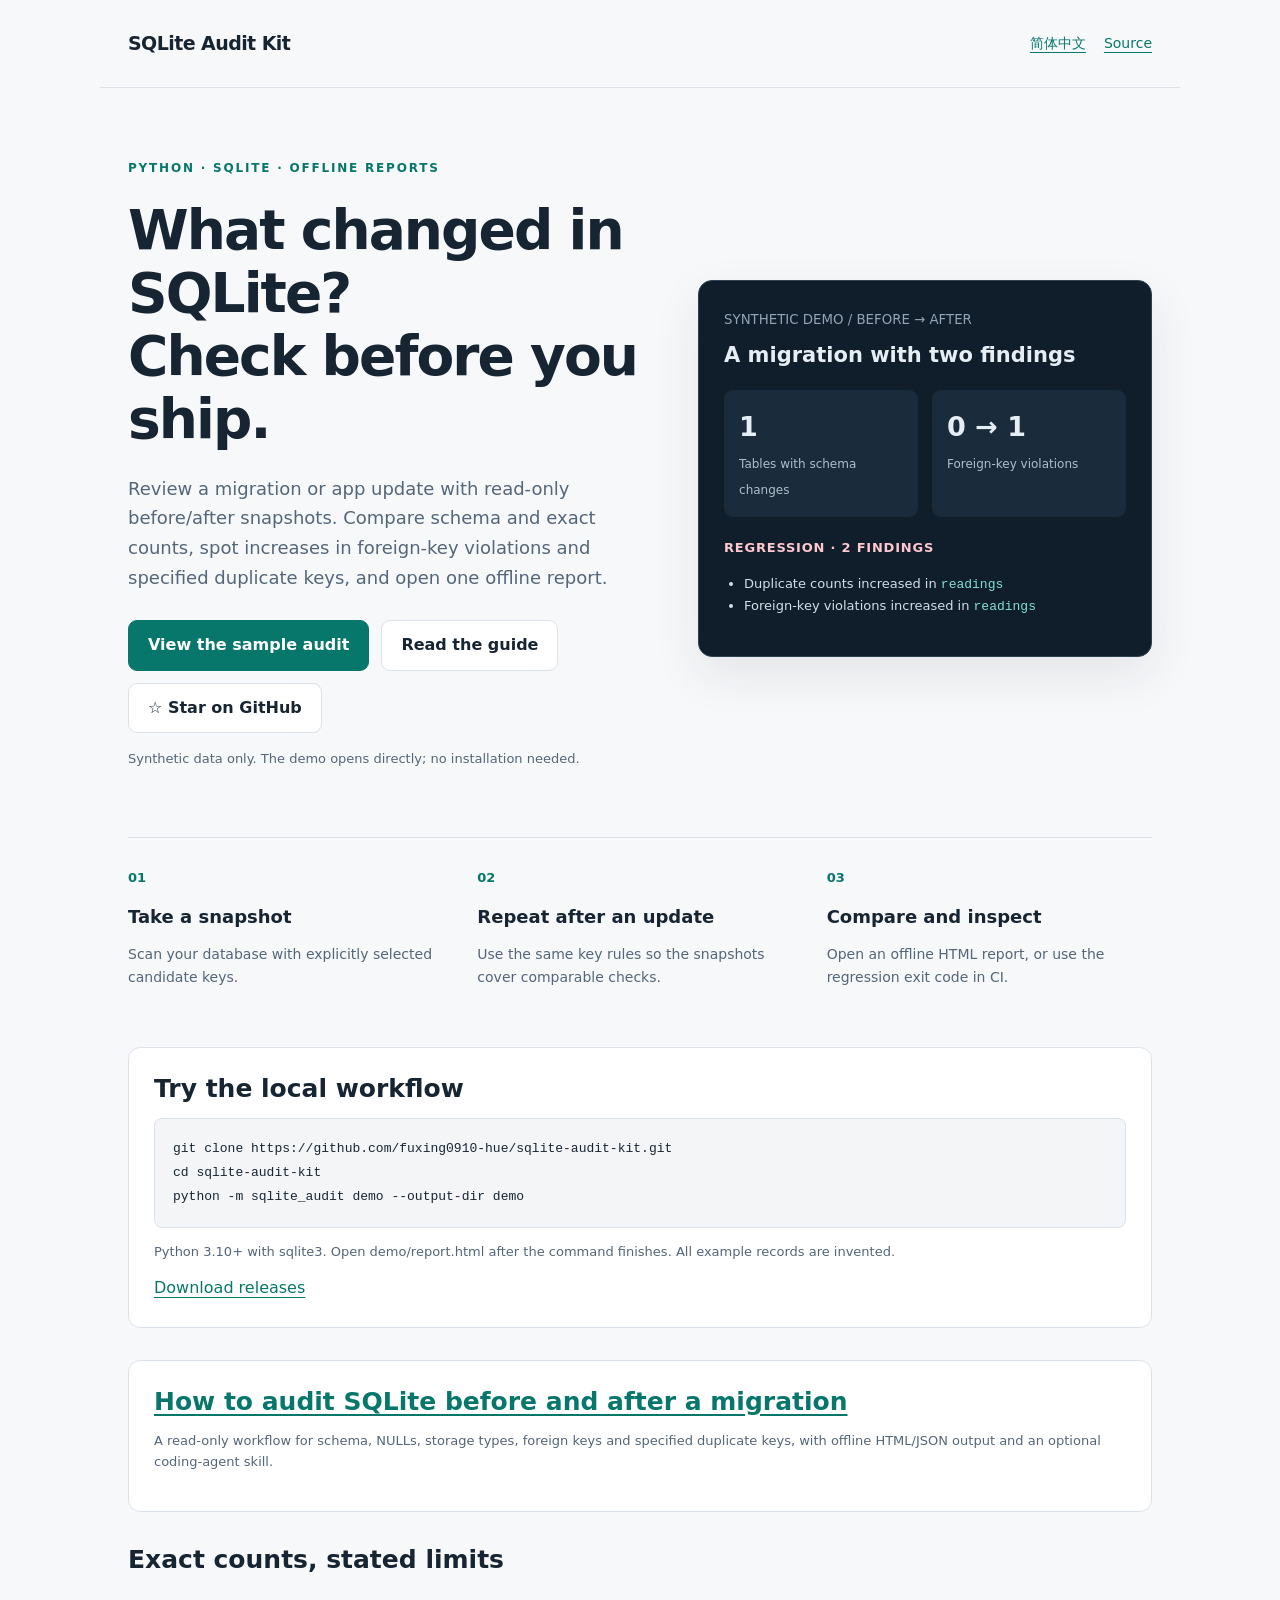
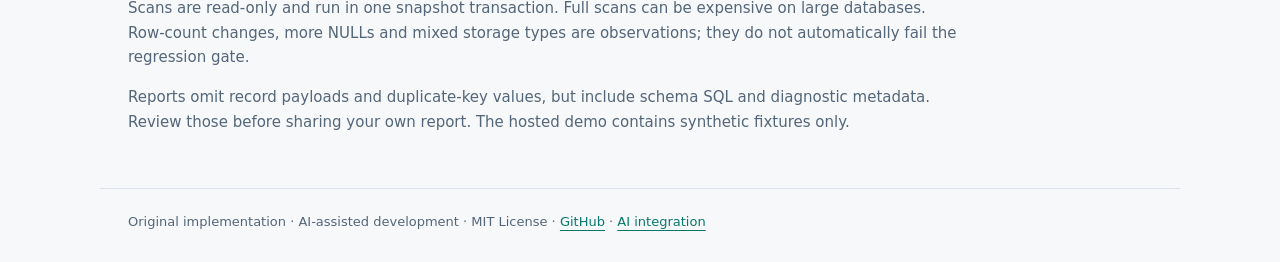
<file: site/index.html>
<!doctype html>
<html lang="en"><head><meta charset="utf-8"><meta name="viewport" content="width=device-width,initial-scale=1">
<meta http-equiv="Content-Security-Policy" content="default-src 'none'; style-src 'unsafe-inline'; img-src 'self'; base-uri 'none'; form-action 'none'">
<title>SQLite Audit Kit — read-only database migration reports</title><meta name="description" content="Compare SQLite schema, exact row counts, NULLs, storage types, foreign keys and selected-key duplicates. Python CLI, offline HTML reports, zero runtime dependencies.">
<link rel="canonical" href="https://fuxing0910-hue.github.io/sqlite-audit-kit/"><link rel="alternate" hreflang="en" href="https://fuxing0910-hue.github.io/sqlite-audit-kit/"><link rel="alternate" hreflang="zh-CN" href="https://fuxing0910-hue.github.io/sqlite-audit-kit/zh.html"><link rel="alternate" hreflang="x-default" href="https://fuxing0910-hue.github.io/sqlite-audit-kit/">
<meta property="og:type" content="website"><meta property="og:title" content="SQLite Audit Kit — read-only database migration reports"><meta property="og:description" content="Compare SQLite schema, exact row counts, NULLs, storage types, foreign keys and selected-key duplicates. Python CLI, offline HTML reports, zero runtime dependencies."><meta property="og:url" content="https://fuxing0910-hue.github.io/sqlite-audit-kit/">
<style>
:root{color-scheme:light;--bg:#f7f8fa;--ink:#172533;--muted:#546679;--line:#dbe2e9;--accent:#08776b}
*{box-sizing:border-box}body{margin:0;background:var(--bg);color:var(--ink);font:16px/1.65 system-ui,-apple-system,"Segoe UI",sans-serif}a{color:var(--accent);text-underline-offset:4px}a:focus-visible{outline:3px solid #b17b13;outline-offset:5px}header,main,footer{max-width:1080px;margin:auto;padding:0 28px}header{display:flex;justify-content:space-between;align-items:center;gap:20px;padding-top:28px;padding-bottom:28px;border-bottom:1px solid var(--line)}.brand{font-weight:800;font-size:19px;letter-spacing:-.03em;color:var(--ink);text-decoration:none}nav{display:flex;gap:18px;flex-wrap:wrap;font-size:14px}.hero{display:grid;grid-template-columns:1.15fr 1fr;gap:48px;align-items:center;padding:66px 0 54px}.eyebrow{color:var(--accent);font:700 12px/1.5 system-ui;letter-spacing:.15em;text-transform:uppercase}h1{font-size:clamp(34px,4.3vw,55px);line-height:1.15;letter-spacing:-.035em;margin:18px 0 22px}h2{font-size:25px;line-height:1.25}h3{font-size:18px;line-height:1.4;margin:14px 0 7px}.lede{color:var(--muted);font-size:18px}.actions{display:flex;flex-wrap:wrap;gap:12px;margin:28px 0 15px}.button{display:inline-block;padding:11px 19px;border:1px solid var(--line);border-radius:9px;text-decoration:none;font-weight:700;background:white;color:var(--ink)}.button.primary{background:var(--accent);border-color:var(--accent);color:white}.note{font-size:13px;color:var(--muted)}.report{border:1px solid #304351;border-radius:14px;background:#101d2a;color:#e6eef5;padding:25px;box-shadow:0 18px 48px #17253316}.report small{color:#91a5b8}.report h2{font-size:21px;margin:9px 0 22px}.metrics{display:grid;grid-template-columns:1fr 1fr;gap:14px}.metric{padding:15px;background:#1a2b3b;border-radius:9px}.metric strong{display:block;font-size:27px}.metric span{font-size:12px;color:#afbecb}.regression{margin:20px 0 14px;color:#ffc8cf;font-size:13px;font-weight:700;letter-spacing:.06em}.report ul{padding-left:20px;font-size:13px;color:#d2dfe9}.report code{color:#80e2cf}.steps{display:grid;grid-template-columns:repeat(3,1fr);gap:24px;padding:26px 0 38px;border-top:1px solid var(--line)}.step .number{color:var(--accent);font-weight:800;font-size:13px}.step p{color:var(--muted);font-size:14px}.quick{border:1px solid var(--line);border-radius:12px;background:white;padding:25px;margin:6px 0 32px}.quick h2{margin:0 0 13px}pre{white-space:pre-wrap;overflow-wrap:anywhere;font:13px/1.85 ui-monospace,Consolas,monospace;background:#f3f5f7;border:1px solid var(--line);padding:18px;border-radius:8px}code{font-family:ui-monospace,Consolas,monospace}.scope{max-width:830px;padding:0 0 38px}.scope p{color:var(--muted);font-size:15px}footer{padding-top:22px;padding-bottom:30px;border-top:1px solid var(--line);font-size:13px;color:var(--muted)}@media(max-width:760px){header,main,footer{padding-left:20px;padding-right:20px}.hero{grid-template-columns:1fr;gap:30px;padding:38px 0}.steps{grid-template-columns:1fr;gap:10px}.report{padding:21px}nav{gap:12px}header{align-items:flex-start}.brand{font-size:17px}}
</style></head><body><header><a class="brand" href="index.html">SQLite Audit Kit</a><nav aria-label="Project navigation"><a href="zh.html" lang="zh-CN">简体中文</a><a href="https://github.com/fuxing0910-hue/sqlite-audit-kit">Source</a></nav></header>
<main><section class="hero"><div><span class="eyebrow">Python · SQLite · Offline reports</span><h1>What changed in SQLite?<br>Check before you ship.</h1><p class="lede">Review a migration or app update with read-only before/after snapshots. Compare schema and exact counts, spot increases in foreign-key violations and specified duplicate keys, and open one offline report.</p><div class="actions"><a class="button primary" href="demo.html">View the sample audit</a><a class="button" href="https://github.com/fuxing0910-hue/sqlite-audit-kit/blob/main/README.md">Read the guide</a><a class="button" href="https://github.com/fuxing0910-hue/sqlite-audit-kit">☆ Star on GitHub</a></div><p class="note">Synthetic data only. The demo opens directly; no installation needed.</p></div>
<aside class="report" aria-label="Demo summary"><small>SYNTHETIC DEMO / BEFORE → AFTER</small><h2>A migration with two findings</h2><div class="metrics"><div class="metric"><strong>1</strong><span>Tables with schema changes</span></div><div class="metric"><strong>0 → 1</strong><span>Foreign-key violations</span></div></div><p class="regression">REGRESSION · 2 FINDINGS</p><ul><li>Duplicate counts increased in <code>readings</code></li><li>Foreign-key violations increased in <code>readings</code></li></ul></aside></section>
<section class="steps" aria-label="Workflow"><article class="step"><span class="number">01</span><h3>Take a snapshot</h3><p>Scan your database with explicitly selected candidate keys.</p></article><article class="step"><span class="number">02</span><h3>Repeat after an update</h3><p>Use the same key rules so the snapshots cover comparable checks.</p></article><article class="step"><span class="number">03</span><h3>Compare and inspect</h3><p>Open an offline HTML report, or use the regression exit code in CI.</p></article></section>
<section class="quick"><h2>Try the local workflow</h2><pre><code>git clone https://github.com/fuxing0910-hue/sqlite-audit-kit.git
cd sqlite-audit-kit
python -m sqlite_audit demo --output-dir demo</code></pre><p class="note">Python 3.10+ with sqlite3. Open demo/report.html after the command finishes. All example records are invented.</p><a href="https://github.com/fuxing0910-hue/sqlite-audit-kit/releases">Download releases</a></section>
<section class="quick"><h2><a href="sqlite-migration-audit.html">How to audit SQLite before and after a migration</a></h2><p class="note">A read-only workflow for schema, NULLs, storage types, foreign keys and specified duplicate keys, with offline HTML/JSON output and an optional coding-agent skill.</p></section>
<section class="scope"><h2>Exact counts, stated limits</h2><p>Scans are read-only and run in one snapshot transaction. Full scans can be expensive on large databases. Row-count changes, more NULLs and mixed storage types are observations; they do not automatically fail the regression gate.</p><p>Reports omit record payloads and duplicate-key values, but include schema SQL and diagnostic metadata. Review those before sharing your own report. The hosted demo contains synthetic fixtures only.</p></section></main><footer>Original implementation · AI-assisted development · MIT License · <a href="https://github.com/fuxing0910-hue/sqlite-audit-kit">GitHub</a> · <a href="https://github.com/fuxing0910-hue/sqlite-audit-kit/blob/main/docs/agents.md">AI integration</a></footer></body></html>
</file>
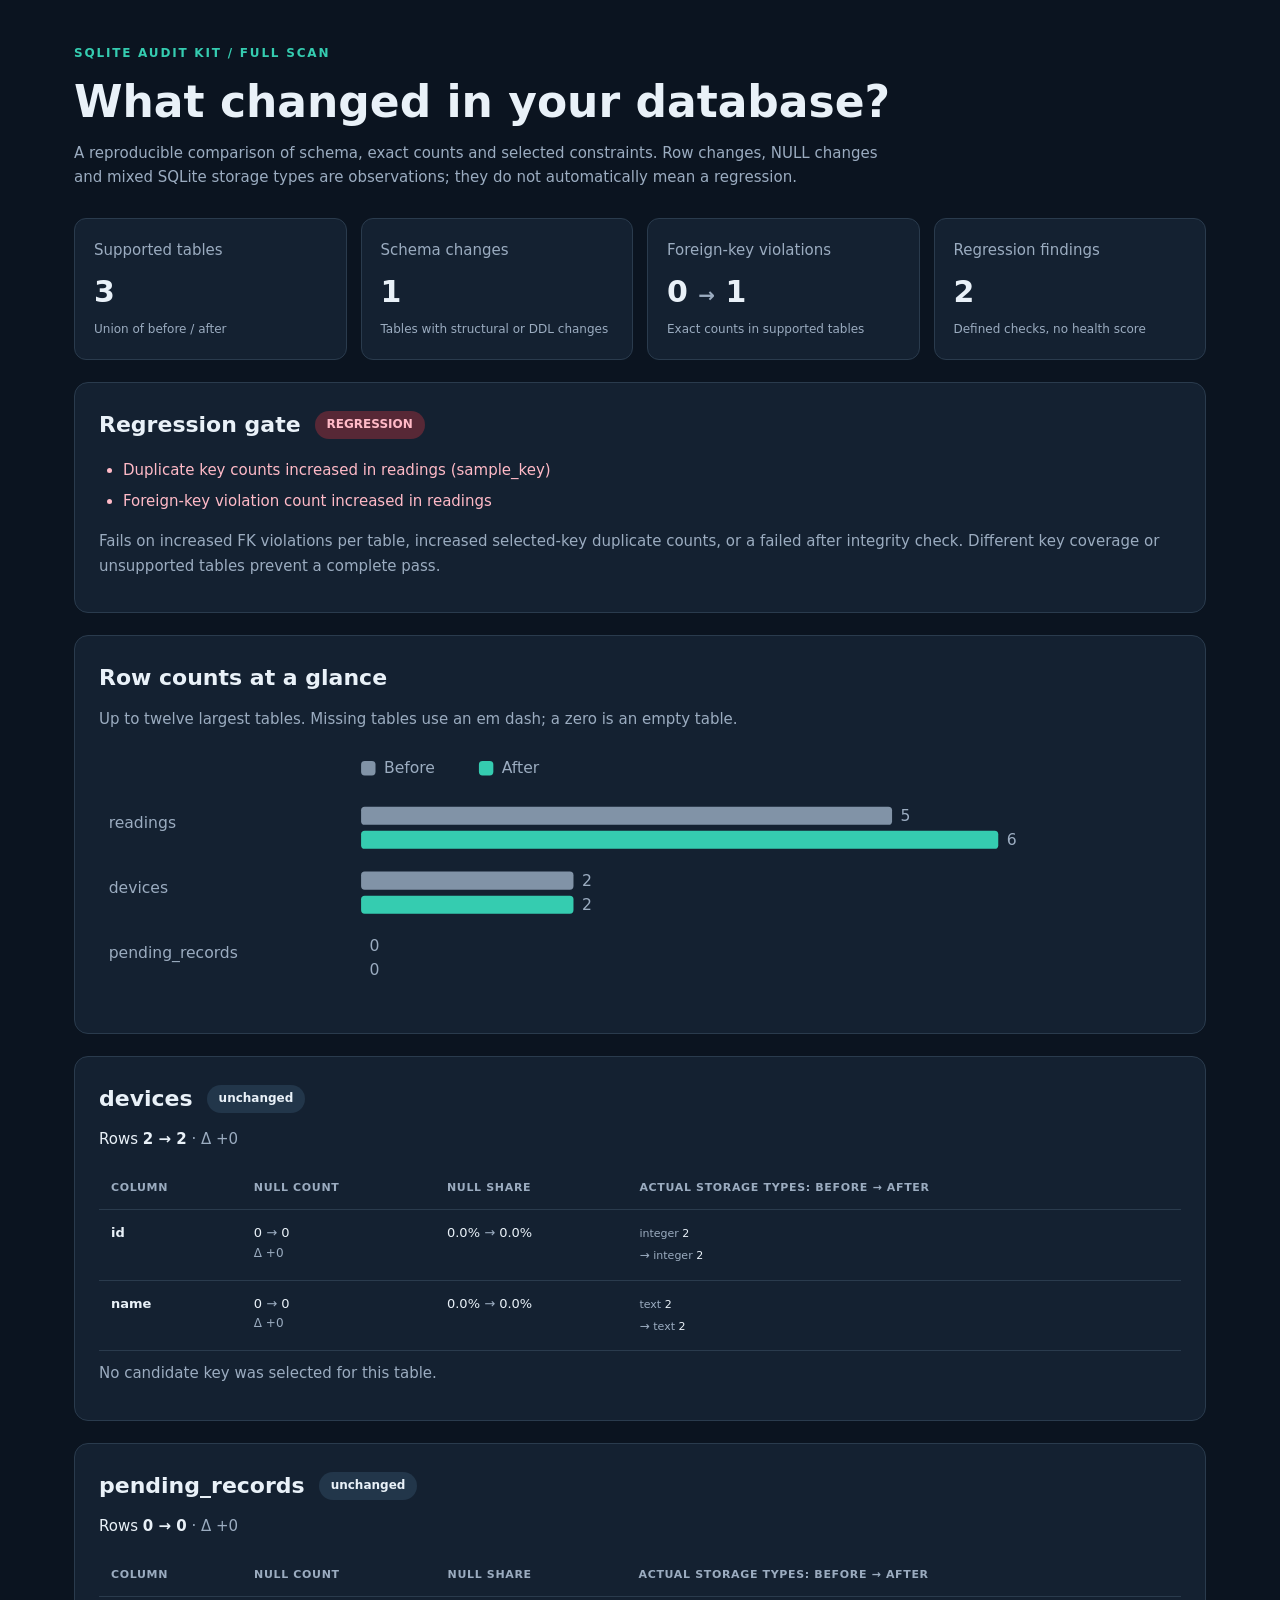
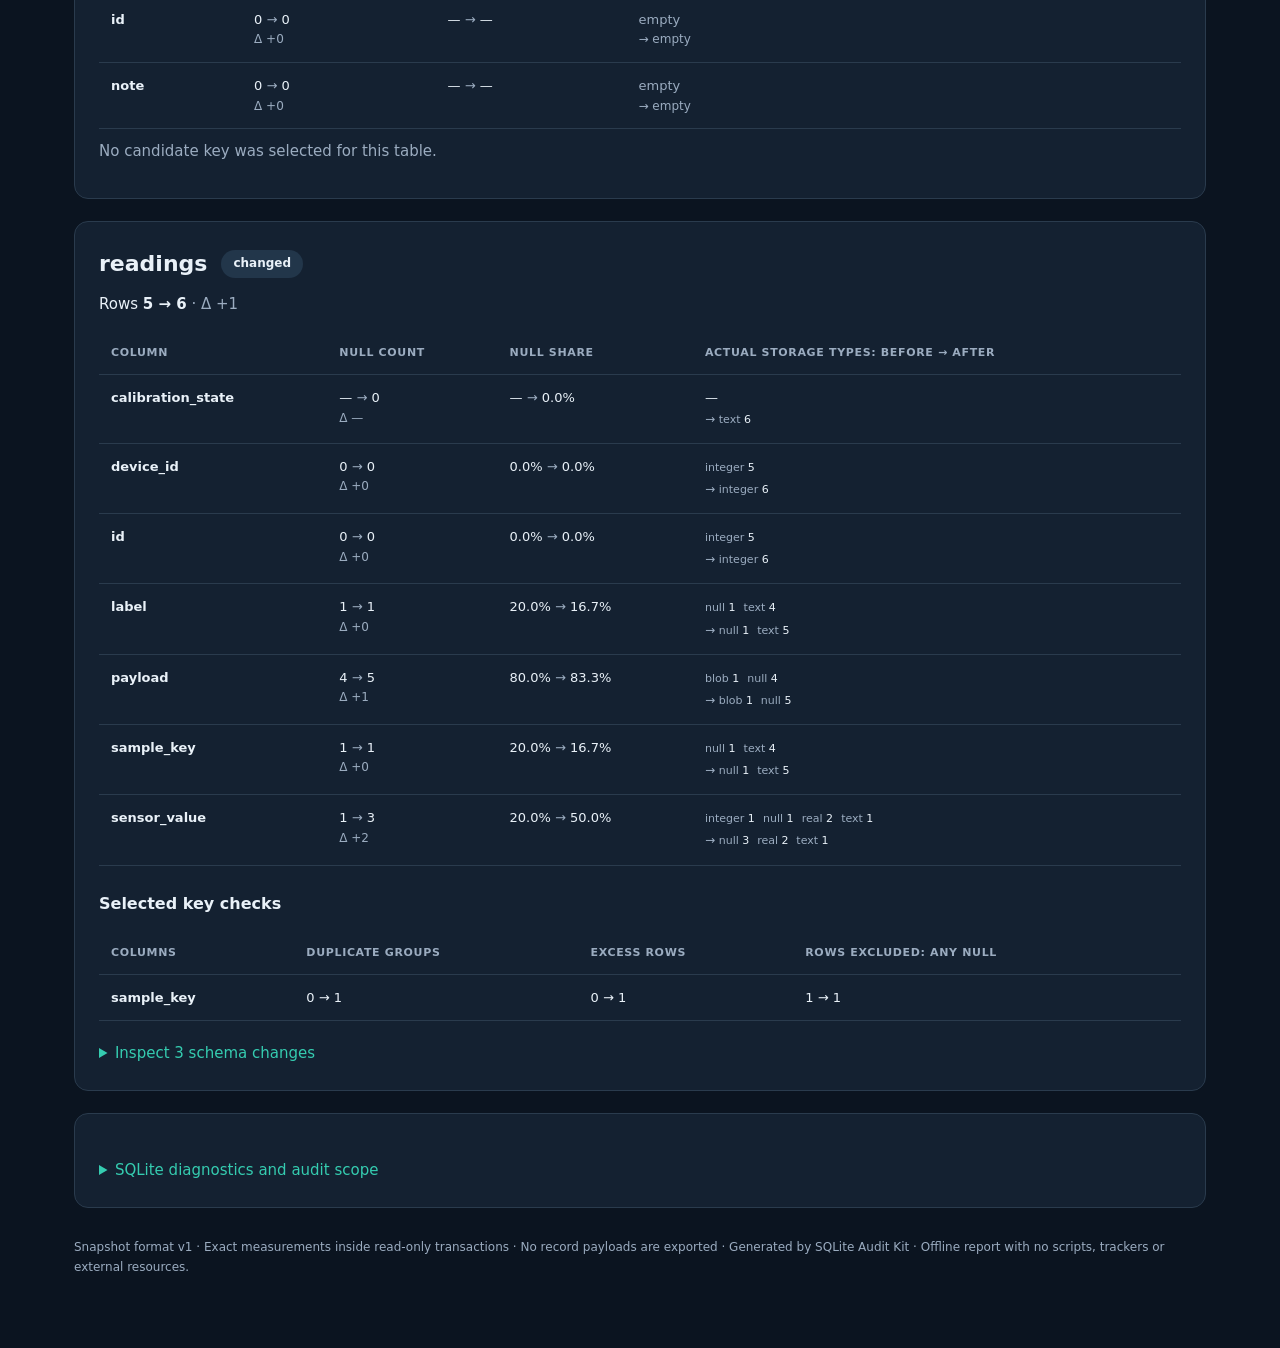
<file: examples/demo-report.html>
<!doctype html>
<html lang="en"><head><meta charset="utf-8"><meta name="viewport" content="width=device-width,initial-scale=1">
<meta http-equiv="Content-Security-Policy" content="default-src 'none'; style-src 'unsafe-inline'; img-src data:; base-uri 'none'; form-action 'none'">
<title>SQLite Audit Kit · Snapshot comparison</title><style>
:root{--bg:#0b1420;--panel:#142131;--line:#2a3b4d;--text:#e9f1f8;--muted:#9bacc0;--accent:#35ccb0}
*{box-sizing:border-box}body{margin:0;background:var(--bg);color:var(--text);font:15px/1.65 system-ui,-apple-system,"Segoe UI",sans-serif}main{max-width:1180px;margin:auto;padding:44px 24px 70px}header{margin-bottom:28px}.eyebrow{letter-spacing:.15em;text-transform:uppercase;color:var(--accent);font-size:12px;font-weight:700}h1{font-size:clamp(28px,4vw,44px);line-height:1.2;margin:12px 0}h2{font-size:22px;margin:0;overflow-wrap:anywhere}h3{font-size:16px;margin:25px 0 8px}p{margin:10px 0}.lede{color:var(--muted);max-width:830px}.panel{background:var(--panel);border:1px solid var(--line);border-radius:14px;padding:24px;margin-top:22px}.cards{display:grid;grid-template-columns:repeat(4,minmax(0,1fr));gap:14px}.cards>div{background:var(--panel);border:1px solid var(--line);border-radius:12px;padding:19px}.cards span,.cards small{display:block;color:var(--muted)}.cards strong{display:block;font-size:30px;margin:4px 0}.cards i{font-size:20px;font-style:normal;color:var(--muted)}small{display:block;font-size:12px;color:var(--muted)}.muted{color:var(--muted)}.status,.badge{display:inline-block;border-radius:30px;background:#22364a;padding:4px 12px;font-size:12px;font-weight:700;white-space:nowrap}.status.regression{background:#572836;color:#ffbac7}.status.pass{background:#173e38;color:#8ff0d9}.status.incomplete{background:#4a3b1e;color:#f8db96}.findings{padding-left:24px}.findings li{margin:6px 0;color:#ffbac7}.notice{border-left:3px solid #e7be6f;padding:8px 16px;background:#282a29;margin:16px 0}.notice ul{margin:8px 0;padding-left:22px}.table-title{display:flex;align-items:center;gap:14px;flex-wrap:wrap}.scroll{overflow:auto;margin-top:15px}table{width:100%;border-collapse:collapse;text-align:left;font-size:13px}th,td{padding:12px;border-bottom:1px solid var(--line);vertical-align:top}thead th{font-size:11px;text-transform:uppercase;letter-spacing:.06em;color:var(--muted)}tbody th{font-weight:600;overflow-wrap:anywhere}td{font-variant-numeric:tabular-nums}.type{display:inline-block;margin:2px 4px 2px 0;color:var(--muted);font-size:11px}.type b{color:var(--text);font-weight:500}details{margin-top:20px}summary{cursor:pointer;color:var(--accent)}pre{white-space:pre-wrap;overflow-wrap:anywhere;font:12px/1.7 ui-monospace,Consolas,monospace;background:#0c1725;padding:16px;border-radius:8px}svg{width:100%;height:auto;display:block;margin-top:18px}svg text{fill:var(--muted);font:13px system-ui,sans-serif}footer{color:var(--muted);font-size:12px;margin-top:30px}@media(max-width:800px){.cards{grid-template-columns:repeat(2,minmax(0,1fr))}main{padding:26px 14px}.panel{padding:18px}}@media print{:root{--bg:white;--panel:white;--text:#172533;--muted:#45586c;--line:#bcc8d4}main{padding:0}.panel{break-inside:avoid}}
</style></head><body><main>
<header><div class="eyebrow">SQLite Audit Kit / full scan</div><h1>What changed in your database?</h1><p class="lede">A reproducible comparison of schema, exact counts and selected constraints. Row changes, NULL changes and mixed SQLite storage types are observations; they do not automatically mean a regression.</p></header>
<div class="cards">
      <div><span>Supported tables</span><strong>3</strong><small>Union of before / after</small></div>
      <div><span>Schema changes</span><strong>1</strong><small>Tables with structural or DDL changes</small></div>
      <div><span>Foreign-key violations</span><strong>0 <i>→</i> 1</strong><small>Exact counts in supported tables</small></div>
      <div><span>Regression findings</span><strong>2</strong><small>Defined checks, no health score</small></div>
    </div><section class="panel"><div class="table-title"><h2>Regression gate</h2><span class="status regression">REGRESSION</span></div><ul class="findings"><li>Duplicate key counts increased in readings (sample_key)</li><li>Foreign-key violation count increased in readings</li></ul><p class="muted">Fails on increased FK violations per table, increased selected-key duplicate counts, or a failed after integrity check. Different key coverage or unsupported tables prevent a complete pass.</p></section>
<section class="panel"><h2>Row counts at a glance</h2><p class="muted">Up to twelve largest tables. Missing tables use an em dash; a zero is an empty table.</p><svg viewBox="0 0 900 216" role="img" aria-labelledby="chart-title"><title id="chart-title">Table row counts before and after; first twelve tables by size</title><rect x="218" y="10" width="12" height="12" rx="3" fill="#8193a7"/><text x="237" y="20">Before</text><rect x="316" y="10" width="12" height="12" rx="3" fill="#35ccb0"/><text x="335" y="20">After</text><text x="8" y="66"><title>readings</title>readings</text><rect x="218" y="48" width="441.67" height="15" rx="3" fill="#8193a7"/><text x="666.67" y="60">5</text><rect x="218" y="68" width="530.00" height="15" rx="3" fill="#35ccb0"/><text x="755.00" y="80">6</text><text x="8" y="120"><title>devices</title>devices</text><rect x="218" y="102" width="176.67" height="15" rx="3" fill="#8193a7"/><text x="401.67" y="114">2</text><rect x="218" y="122" width="176.67" height="15" rx="3" fill="#35ccb0"/><text x="401.67" y="134">2</text><text x="8" y="174"><title>pending_records</title>pending_records</text><rect x="218" y="156" width="0.00" height="15" rx="3" fill="#8193a7"/><text x="225.00" y="168">0</text><rect x="218" y="176" width="0.00" height="15" rx="3" fill="#35ccb0"/><text x="225.00" y="188">0</text></svg></section>
<section class="panel" id="table-0">
          <div class="table-title"><h2>devices</h2><span class="badge">unchanged</span></div>
          <p>Rows <b>2 → 2</b> <span class="muted">· Δ +0</span></p>
          <div class="scroll"><table><thead><tr><th>Column</th><th>NULL count</th><th>NULL share</th><th>Actual storage types: before → after</th></tr></thead><tbody><tr><th scope="row">id</th>
              <td>0 <span class="muted">→</span> 0<small>Δ +0</small></td>
              <td>0.0% <span class="muted">→</span> 0.0%</td>
              <td><span class="type">integer <b>2</b></span><small>→ <span class="type">integer <b>2</b></span></small></td></tr><tr><th scope="row">name</th>
              <td>0 <span class="muted">→</span> 0<small>Δ +0</small></td>
              <td>0.0% <span class="muted">→</span> 0.0%</td>
              <td><span class="type">text <b>2</b></span><small>→ <span class="type">text <b>2</b></span></small></td></tr></tbody></table></div>
          <p class="muted">No candidate key was selected for this table.</p></section><section class="panel" id="table-1">
          <div class="table-title"><h2>pending_records</h2><span class="badge">unchanged</span></div>
          <p>Rows <b>0 → 0</b> <span class="muted">· Δ +0</span></p>
          <div class="scroll"><table><thead><tr><th>Column</th><th>NULL count</th><th>NULL share</th><th>Actual storage types: before → after</th></tr></thead><tbody><tr><th scope="row">id</th>
              <td>0 <span class="muted">→</span> 0<small>Δ +0</small></td>
              <td>— <span class="muted">→</span> —</td>
              <td><span class="muted">empty</span><small>→ <span class="muted">empty</span></small></td></tr><tr><th scope="row">note</th>
              <td>0 <span class="muted">→</span> 0<small>Δ +0</small></td>
              <td>— <span class="muted">→</span> —</td>
              <td><span class="muted">empty</span><small>→ <span class="muted">empty</span></small></td></tr></tbody></table></div>
          <p class="muted">No candidate key was selected for this table.</p></section><section class="panel" id="table-2">
          <div class="table-title"><h2>readings</h2><span class="badge">changed</span></div>
          <p>Rows <b>5 → 6</b> <span class="muted">· Δ +1</span></p>
          <div class="scroll"><table><thead><tr><th>Column</th><th>NULL count</th><th>NULL share</th><th>Actual storage types: before → after</th></tr></thead><tbody><tr><th scope="row">calibration_state</th>
              <td>— <span class="muted">→</span> 0<small>Δ —</small></td>
              <td>— <span class="muted">→</span> 0.0%</td>
              <td>—<small>→ <span class="type">text <b>6</b></span></small></td></tr><tr><th scope="row">device_id</th>
              <td>0 <span class="muted">→</span> 0<small>Δ +0</small></td>
              <td>0.0% <span class="muted">→</span> 0.0%</td>
              <td><span class="type">integer <b>5</b></span><small>→ <span class="type">integer <b>6</b></span></small></td></tr><tr><th scope="row">id</th>
              <td>0 <span class="muted">→</span> 0<small>Δ +0</small></td>
              <td>0.0% <span class="muted">→</span> 0.0%</td>
              <td><span class="type">integer <b>5</b></span><small>→ <span class="type">integer <b>6</b></span></small></td></tr><tr><th scope="row">label</th>
              <td>1 <span class="muted">→</span> 1<small>Δ +0</small></td>
              <td>20.0% <span class="muted">→</span> 16.7%</td>
              <td><span class="type">null <b>1</b></span> <span class="type">text <b>4</b></span><small>→ <span class="type">null <b>1</b></span> <span class="type">text <b>5</b></span></small></td></tr><tr><th scope="row">payload</th>
              <td>4 <span class="muted">→</span> 5<small>Δ +1</small></td>
              <td>80.0% <span class="muted">→</span> 83.3%</td>
              <td><span class="type">blob <b>1</b></span> <span class="type">null <b>4</b></span><small>→ <span class="type">blob <b>1</b></span> <span class="type">null <b>5</b></span></small></td></tr><tr><th scope="row">sample_key</th>
              <td>1 <span class="muted">→</span> 1<small>Δ +0</small></td>
              <td>20.0% <span class="muted">→</span> 16.7%</td>
              <td><span class="type">null <b>1</b></span> <span class="type">text <b>4</b></span><small>→ <span class="type">null <b>1</b></span> <span class="type">text <b>5</b></span></small></td></tr><tr><th scope="row">sensor_value</th>
              <td>1 <span class="muted">→</span> 3<small>Δ +2</small></td>
              <td>20.0% <span class="muted">→</span> 50.0%</td>
              <td><span class="type">integer <b>1</b></span> <span class="type">null <b>1</b></span> <span class="type">real <b>2</b></span> <span class="type">text <b>1</b></span><small>→ <span class="type">null <b>3</b></span> <span class="type">real <b>2</b></span> <span class="type">text <b>1</b></span></small></td></tr></tbody></table></div>
          <h3>Selected key checks</h3><div class="scroll"><table><thead><tr><th>Columns</th><th>Duplicate groups</th><th>Excess rows</th><th>Rows excluded: any NULL</th></tr></thead><tbody><tr><th scope="row">sample_key</th>
              <td>0 → 1</td>
              <td>0 → 1</td>
              <td>1 → 1</td></tr></tbody></table></div><details><summary>Inspect 3 schema changes</summary><pre>[
  {
    &quot;kind&quot;: &quot;column_changed&quot;,
    &quot;name&quot;: &quot;calibration_state&quot;,
    &quot;before&quot;: null,
    &quot;after&quot;: {
      &quot;declared_type&quot;: &quot;TEXT&quot;,
      &quot;default_sql&quot;: &quot;&#x27;raw&#x27;&quot;,
      &quot;hidden&quot;: 0,
      &quot;name&quot;: &quot;calibration_state&quot;,
      &quot;not_null&quot;: false,
      &quot;primary_key_position&quot;: 0
    }
  },
  {
    &quot;kind&quot;: &quot;index_changed&quot;,
    &quot;name&quot;: &quot;readings_device_idx&quot;,
    &quot;before&quot;: null,
    &quot;after&quot;: {
      &quot;columns&quot;: [
        {
          &quot;collation&quot;: &quot;BINARY&quot;,
          &quot;descending&quot;: false,
          &quot;key&quot;: true,
          &quot;name&quot;: &quot;device_id&quot;,
          &quot;position&quot;: 0
        },
        {
          &quot;collation&quot;: &quot;BINARY&quot;,
          &quot;descending&quot;: false,
          &quot;key&quot;: false,
          &quot;name&quot;: null,
          &quot;position&quot;: 1
        }
      ],
      &quot;name&quot;: &quot;readings_device_idx&quot;,
      &quot;origin&quot;: &quot;c&quot;,
      &quot;partial&quot;: false,
      &quot;sql&quot;: &quot;CREATE INDEX readings_device_idx ON readings(device_id)&quot;,
      &quot;unique&quot;: false
    }
  },
  {
    &quot;kind&quot;: &quot;table_sql_changed&quot;,
    &quot;before&quot;: &quot;CREATE TABLE readings (\n                id INTEGER PRIMARY KEY,\n                device_id INTEGER NOT NULL REFERENCES devices(id),\n                sample_key TEXT,\n                sensor_value NUMERIC,\n                label TEXT,\n                payload BLOB\n            )&quot;,
    &quot;after&quot;: &quot;CREATE TABLE readings (\n                id INTEGER PRIMARY KEY,\n                device_id INTEGER NOT NULL REFERENCES devices(id),\n                sample_key TEXT,\n                sensor_value NUMERIC,\n                label TEXT,\n                payload BLOB\n            , calibration_state TEXT DEFAULT &#x27;raw&#x27;)&quot;
  }
]</pre></details></section><section class="panel"><details><summary>SQLite diagnostics and audit scope</summary><pre>{
  &quot;integrity&quot;: {
    &quot;before&quot;: {
      &quot;may_be_truncated&quot;: false,
      &quot;message_limit&quot;: 100,
      &quot;messages&quot;: [
        &quot;ok&quot;
      ],
      &quot;ok&quot;: true
    },
    &quot;after&quot;: {
      &quot;may_be_truncated&quot;: false,
      &quot;message_limit&quot;: 100,
      &quot;messages&quot;: [
        &quot;ok&quot;
      ],
      &quot;ok&quot;: true
    }
  },
  &quot;foreign_keys&quot;: {
    &quot;before&quot;: {
      &quot;by_table&quot;: [],
      &quot;checked&quot;: true,
      &quot;details&quot;: [],
      &quot;details_truncated&quot;: false,
      &quot;error&quot;: null,
      &quot;violation_count&quot;: 0
    },
    &quot;after&quot;: {
      &quot;by_table&quot;: [
        {
          &quot;table&quot;: &quot;readings&quot;,
          &quot;violations&quot;: 1
        }
      ],
      &quot;checked&quot;: true,
      &quot;details&quot;: [
        {
          &quot;constraint_id&quot;: 0,
          &quot;parent&quot;: &quot;devices&quot;,
          &quot;table&quot;: &quot;readings&quot;
        }
      ],
      &quot;details_truncated&quot;: false,
      &quot;error&quot;: null,
      &quot;violation_count&quot;: 1
    },
    &quot;delta&quot;: 1
  },
  &quot;unsupported_tables&quot;: {
    &quot;before&quot;: [],
    &quot;after&quot;: []
  }
}</pre></details></section>
<footer>Snapshot format v1 · Exact measurements inside read-only transactions · No record payloads are exported · Generated by SQLite Audit Kit · Offline report with no scripts, trackers or external resources.</footer>
</main></body></html>
</file>
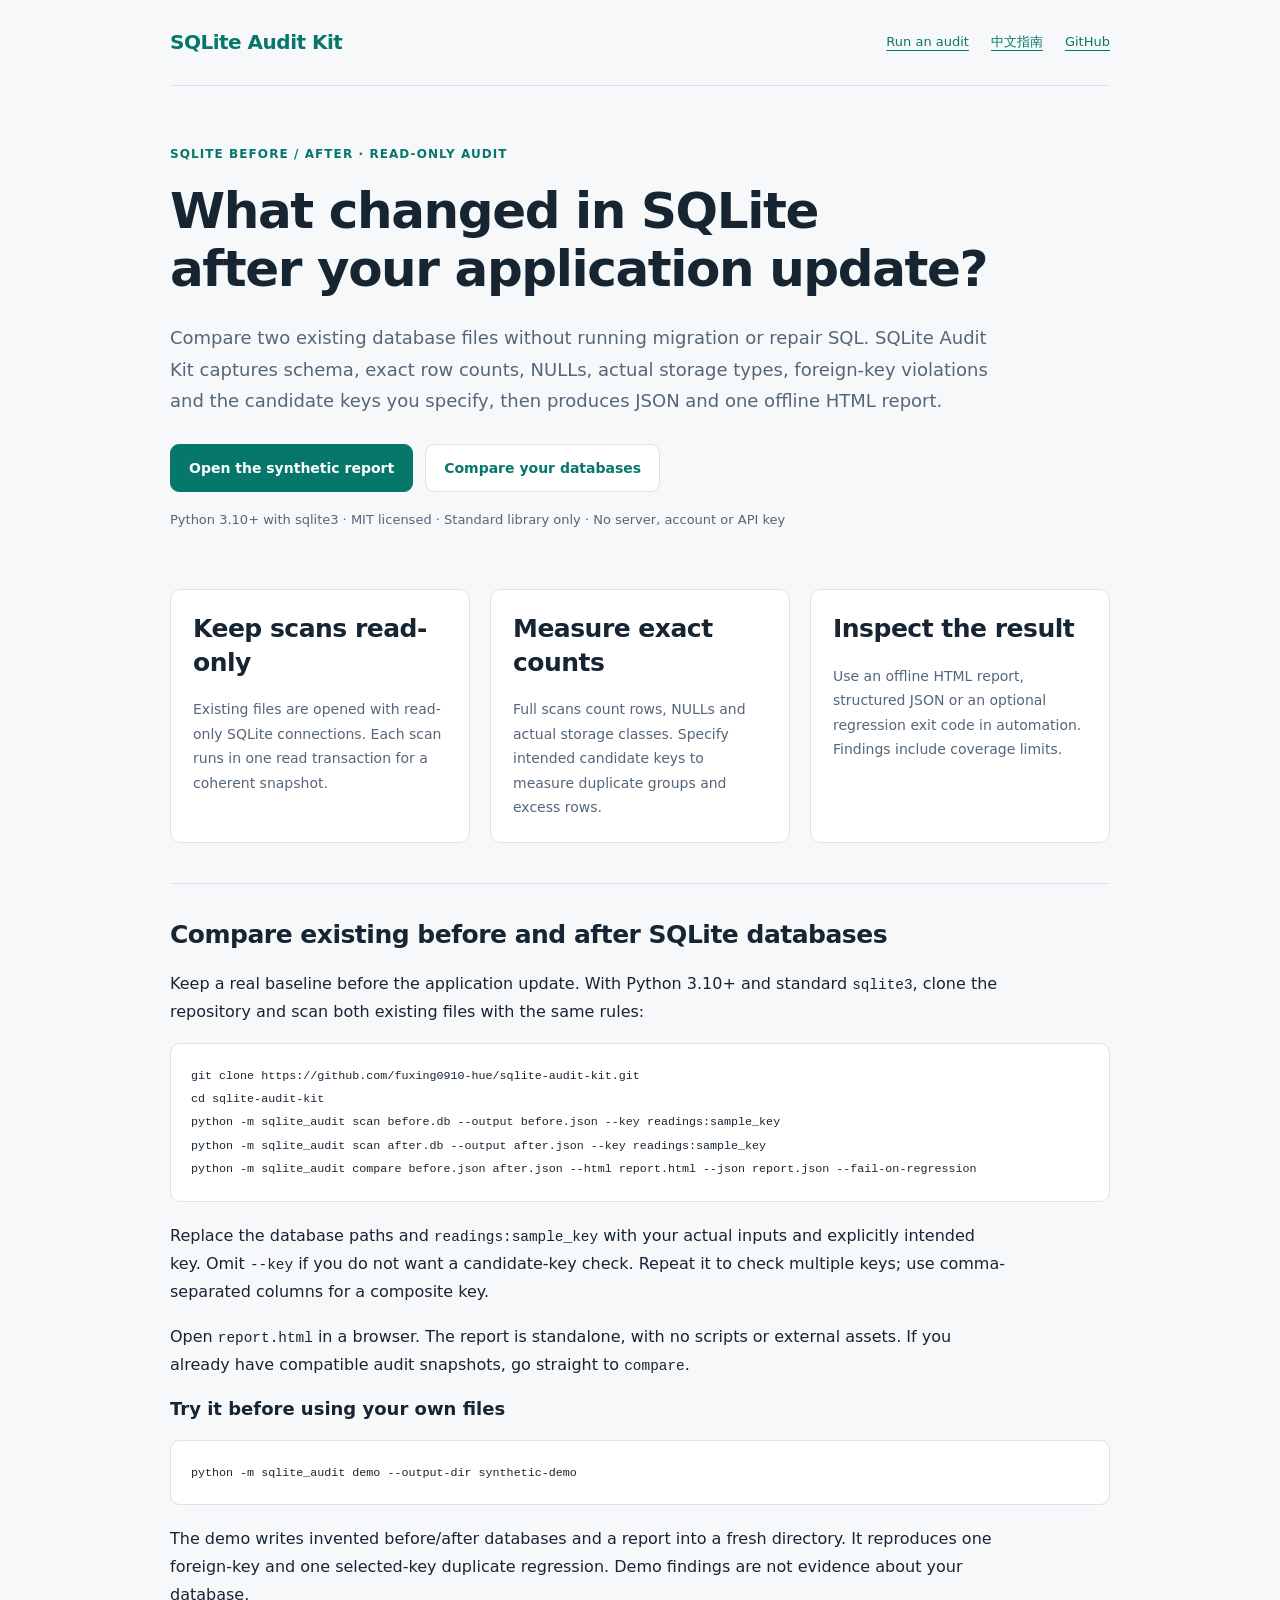
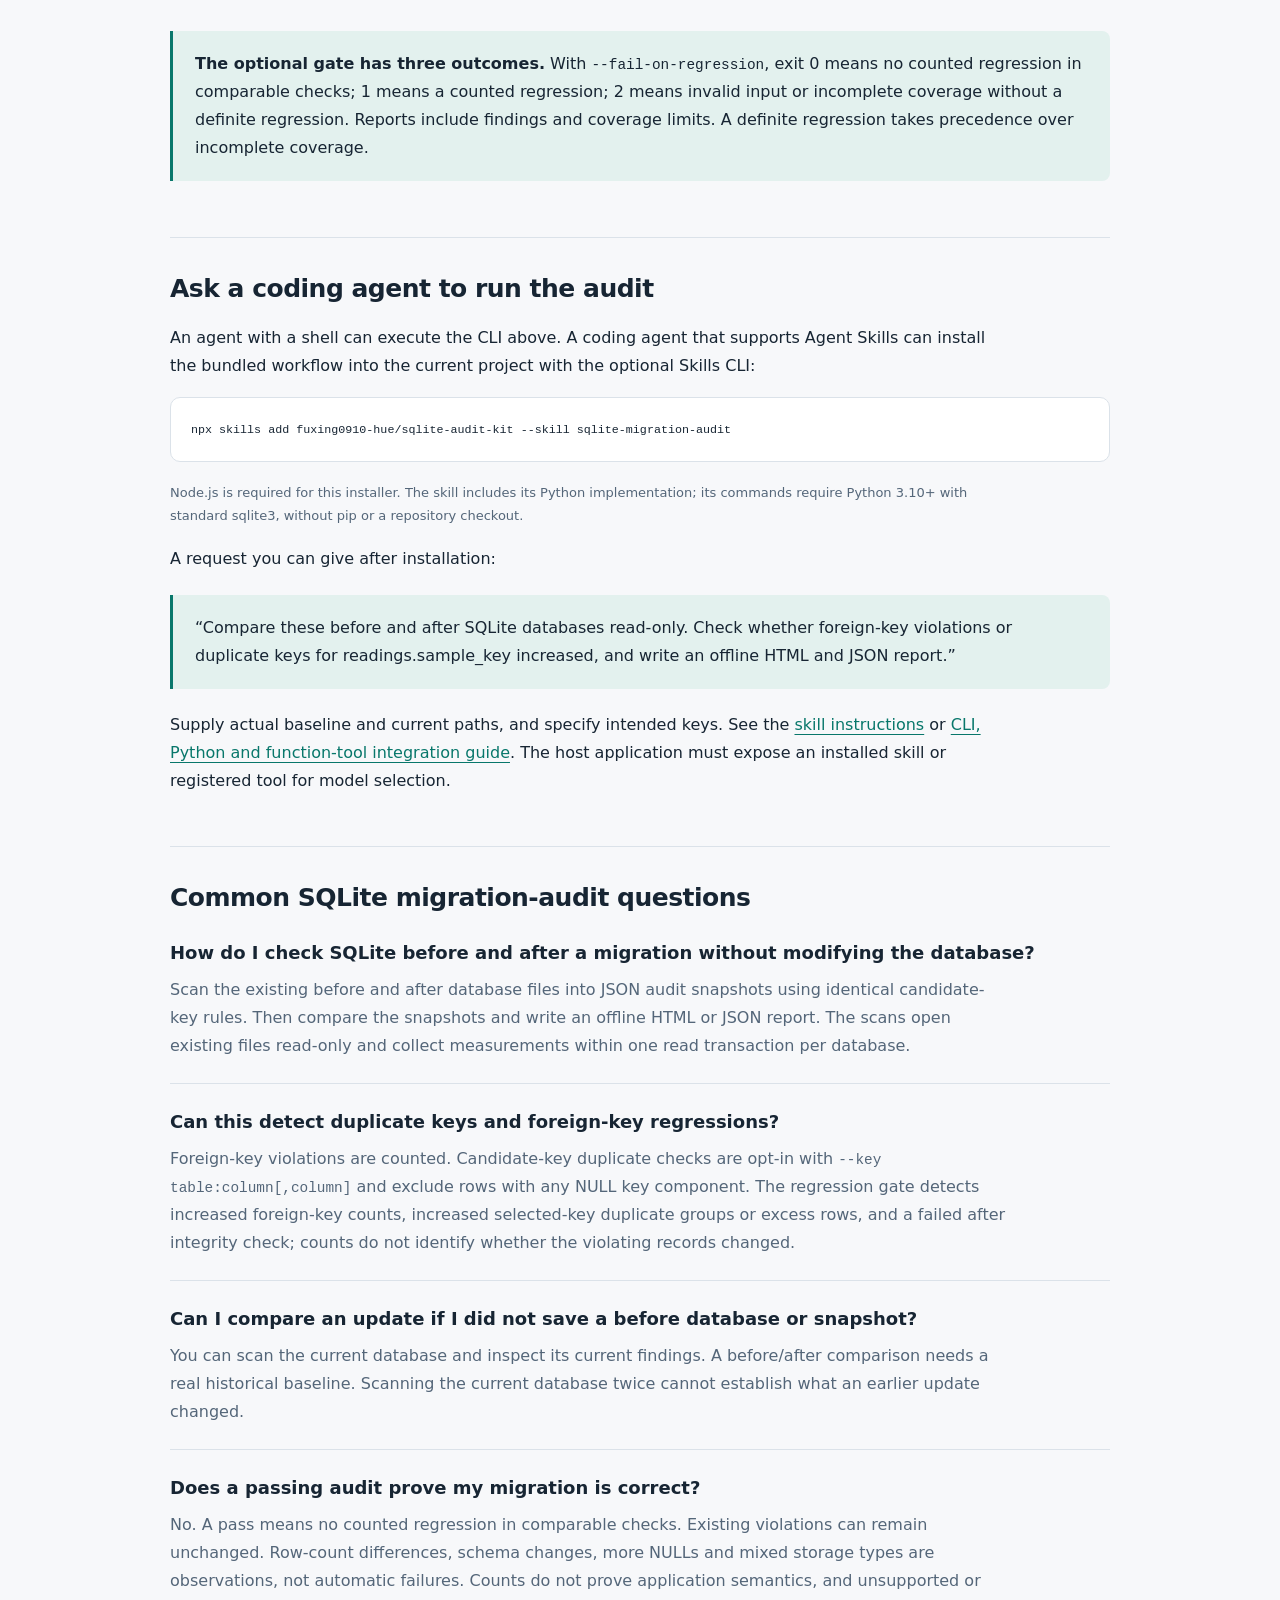
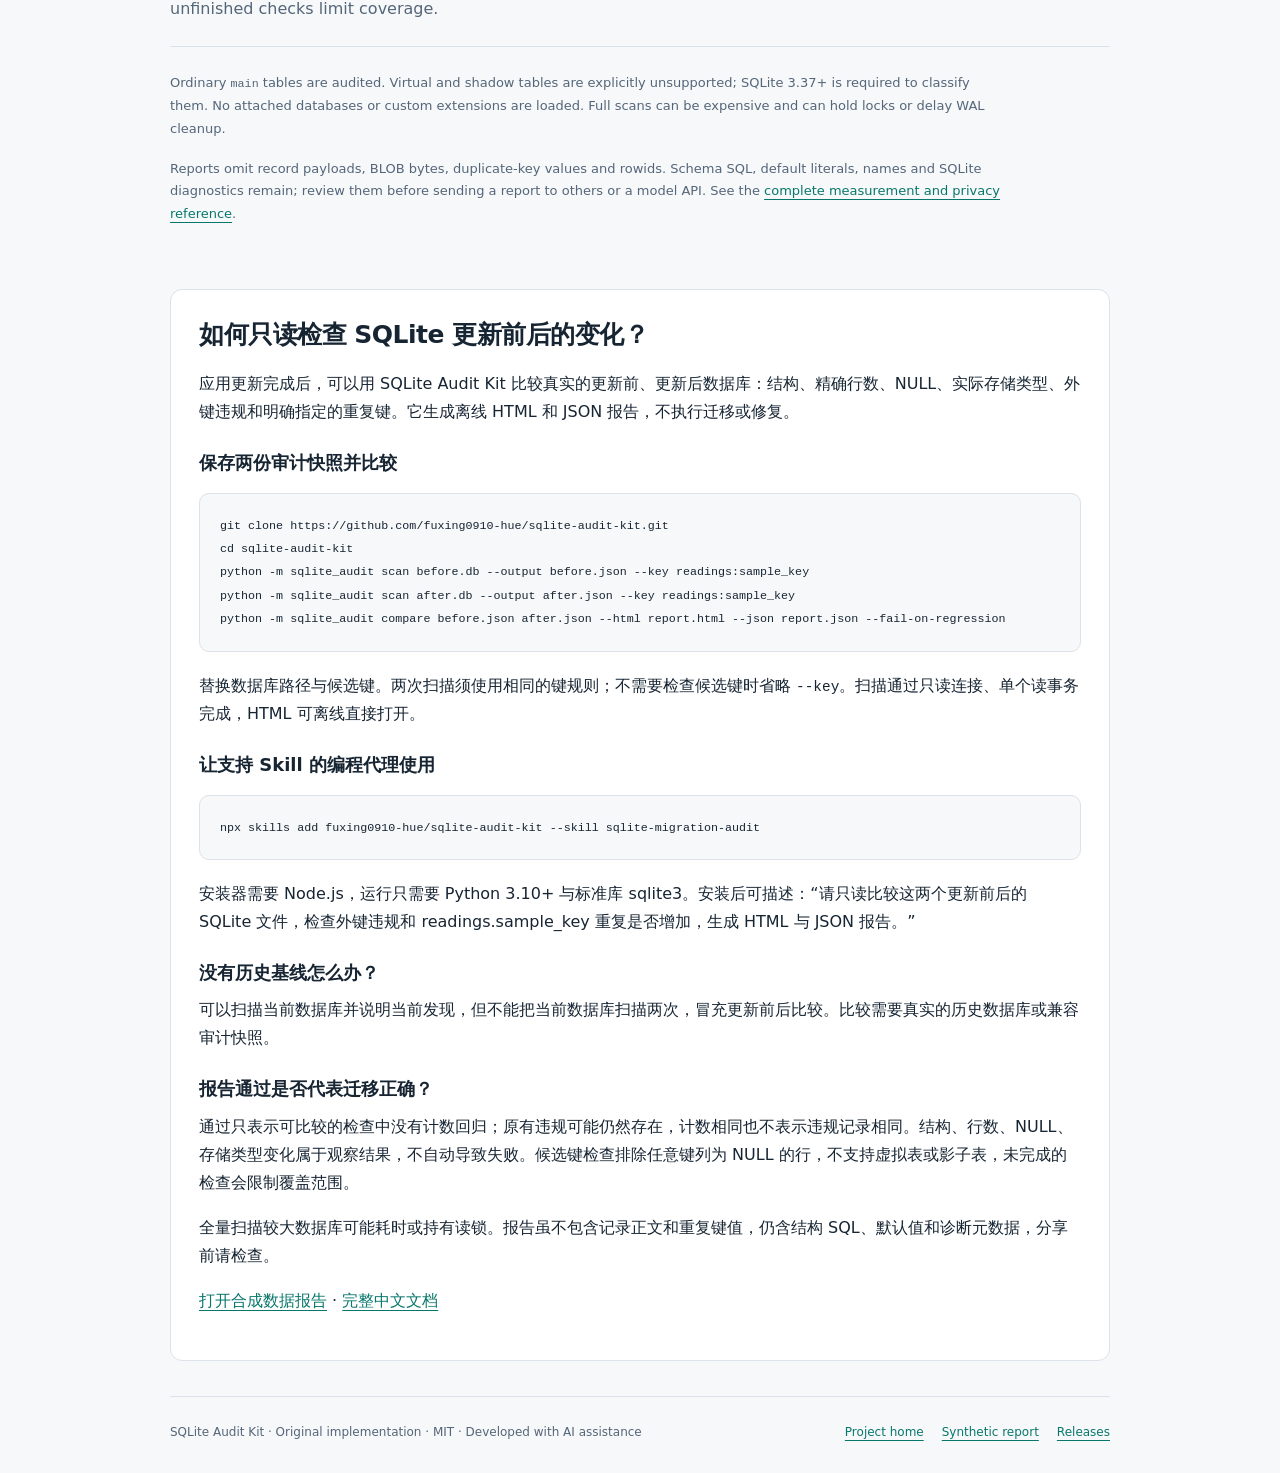
<file: site/sqlite-migration-audit.html>
<!doctype html>
<html lang="en">
<head>
  <meta charset="utf-8">
  <meta name="viewport" content="width=device-width,initial-scale=1">
  <meta http-equiv="Content-Security-Policy" content="default-src 'none'; style-src 'self'; script-src 'none'; img-src 'self'; connect-src 'none'; base-uri 'none'; form-action 'none'">
  <title>Compare SQLite before and after a migration: read-only HTML and JSON audit | SQLite Audit Kit</title>
  <meta name="description" content="Compare SQLite databases before and after an update without modifying them. Audit schema, row counts, NULLs, storage types, foreign keys and specified duplicate keys; export offline HTML and JSON.">
  <link rel="canonical" href="https://fuxing0910-hue.github.io/sqlite-audit-kit/sqlite-migration-audit.html">
  <link rel="stylesheet" href="task-guide.css">
  <meta property="og:type" content="website">
  <meta property="og:title" content="A read-only SQLite migration comparison with an offline report">
  <meta property="og:description" content="Scan existing before/after SQLite files, compare exact audit measurements and inspect counted constraint regressions. Python standard library, no server or API key.">
  <meta property="og:url" content="https://fuxing0910-hue.github.io/sqlite-audit-kit/sqlite-migration-audit.html">
  <meta name="theme-color" content="#f7f8fa">
  <script type="application/ld+json">
  {
    "@context": "https://schema.org",
    "@graph": [
      {
        "@type": "SoftwareApplication",
        "@id": "https://fuxing0910-hue.github.io/sqlite-audit-kit/#software",
        "name": "SQLite Audit Kit",
        "url": "https://fuxing0910-hue.github.io/sqlite-audit-kit/",
        "applicationCategory": "DeveloperApplication",
        "operatingSystem": "Windows, macOS, Linux",
        "softwareRequirements": "Python 3.10 or later with the standard sqlite3 module; SQLite 3.37 or later for virtual/shadow table classification",
        "license": "https://github.com/fuxing0910-hue/sqlite-audit-kit/blob/main/LICENSE",
        "downloadUrl": "https://github.com/fuxing0910-hue/sqlite-audit-kit/releases",
        "description": "Read-only full scans of explicitly supplied SQLite databases and before/after audit comparisons. Schema, exact row counts, NULLs, storage types, foreign-key violations and selected candidate-key duplicates, with JSON and offline HTML reports."
      },
      {
        "@type": "FAQPage",
        "@id": "https://fuxing0910-hue.github.io/sqlite-audit-kit/sqlite-migration-audit.html#faq",
        "mainEntity": [
          {"@type":"Question","name":"How do I check SQLite before and after a migration without modifying the database?","acceptedAnswer":{"@type":"Answer","text":"Scan the existing before and after database files into JSON audit snapshots using identical candidate-key rules. Then compare the snapshots and write an offline HTML or JSON report. The scans open existing files read-only and collect measurements within one read transaction per database."}},
          {"@type":"Question","name":"Can this detect duplicate keys and foreign-key regressions?","acceptedAnswer":{"@type":"Answer","text":"Foreign-key violations are counted. Candidate-key duplicate checks are opt-in with --key table:column[,column] and exclude rows with any NULL key component. The regression gate detects increased foreign-key counts, increased selected-key duplicate groups or excess rows, and a failed after integrity check; counts do not identify whether the violating records changed."}},
          {"@type":"Question","name":"Can I compare an update if I did not save a before database or snapshot?","acceptedAnswer":{"@type":"Answer","text":"You can scan the current database and inspect its current findings. A before/after comparison needs a real historical baseline. Scanning the current database twice cannot establish what an earlier update changed."}},
          {"@type":"Question","name":"Does a passing audit prove my migration is correct?","acceptedAnswer":{"@type":"Answer","text":"No. A pass means no counted regression in comparable checks. Existing violations can remain unchanged. Row-count differences, schema changes, more NULLs and mixed storage types are observations, not automatic failures. Counts do not prove application semantics, and unsupported or unfinished checks limit coverage."}}
        ]
      }
    ]
  }
  </script>
</head>
<body>
  <a class="skip" href="#main">Skip to content</a>
  <div class="shell">
    <header>
      <a class="brand" href="./">SQLite Audit Kit</a>
      <nav aria-label="Guide navigation"><a href="#quick-start">Run an audit</a><a href="#chinese" lang="zh-CN">中文指南</a><a href="https://github.com/fuxing0910-hue/sqlite-audit-kit">GitHub</a></nav>
    </header>
    <main id="main">
      <section class="hero">
        <p class="eyebrow">SQLite before / after · Read-only audit</p>
        <h1>What changed in SQLite<br>after your application update?</h1>
        <p class="lede">Compare two existing database files without running migration or repair SQL. SQLite Audit Kit captures schema, exact row counts, NULLs, actual storage types, foreign-key violations and the candidate keys you specify, then produces JSON and one offline HTML report.</p>
        <div class="actions"><a class="button primary" href="demo.html">Open the synthetic report</a><a class="button" href="#quick-start">Compare your databases</a></div>
        <p class="meta">Python 3.10+ with sqlite3 · MIT licensed · Standard library only · No server, account or API key</p>
      </section>
      <div class="facts">
        <article class="fact"><h2>Keep scans read-only</h2><p>Existing files are opened with read-only SQLite connections. Each scan runs in one read transaction for a coherent snapshot.</p></article>
        <article class="fact"><h2>Measure exact counts</h2><p>Full scans count rows, NULLs and actual storage classes. Specify intended candidate keys to measure duplicate groups and excess rows.</p></article>
        <article class="fact"><h2>Inspect the result</h2><p>Use an offline HTML report, structured JSON or an optional regression exit code in automation. Findings include coverage limits.</p></article>
      </div>
      <section class="section" id="quick-start">
        <h2>Compare existing before and after SQLite databases</h2>
        <p>Keep a real baseline before the application update. With Python 3.10+ and standard <code>sqlite3</code>, clone the repository and scan both existing files with the same rules:</p>
        <pre><code>git clone https://github.com/fuxing0910-hue/sqlite-audit-kit.git
cd sqlite-audit-kit
python -m sqlite_audit scan before.db --output before.json --key readings:sample_key
python -m sqlite_audit scan after.db --output after.json --key readings:sample_key
python -m sqlite_audit compare before.json after.json --html report.html --json report.json --fail-on-regression</code></pre>
        <p>Replace the database paths and <code>readings:sample_key</code> with your actual inputs and explicitly intended key. Omit <code>--key</code> if you do not want a candidate-key check. Repeat it to check multiple keys; use comma-separated columns for a composite key.</p>
        <p>Open <code>report.html</code> in a browser. The report is standalone, with no scripts or external assets. If you already have compatible audit snapshots, go straight to <code>compare</code>.</p>
        <h3>Try it before using your own files</h3>
        <pre><code>python -m sqlite_audit demo --output-dir synthetic-demo</code></pre>
        <p>The demo writes invented before/after databases and a report into a fresh directory. It reproduces one foreign-key and one selected-key duplicate regression. Demo findings are not evidence about your database.</p>
        <div class="callout"><p><strong>The optional gate has three outcomes.</strong> With <code>--fail-on-regression</code>, exit 0 means no counted regression in comparable checks; 1 means a counted regression; 2 means invalid input or incomplete coverage without a definite regression. Reports include findings and coverage limits. A definite regression takes precedence over incomplete coverage.</p></div>
      </section>
      <section class="section" id="agent-use">
        <h2>Ask a coding agent to run the audit</h2>
        <p>An agent with a shell can execute the CLI above. A coding agent that supports Agent Skills can install the bundled workflow into the current project with the optional Skills CLI:</p>
        <pre><code>npx skills add fuxing0910-hue/sqlite-audit-kit --skill sqlite-migration-audit</code></pre>
        <p class="note">Node.js is required for this installer. The skill includes its Python implementation; its commands require Python 3.10+ with standard sqlite3, without pip or a repository checkout.</p>
        <p>A request you can give after installation:</p>
        <div class="callout"><p>“Compare these before and after SQLite databases read-only. Check whether foreign-key violations or duplicate keys for readings.sample_key increased, and write an offline HTML and JSON report.”</p></div>
        <p>Supply actual baseline and current paths, and specify intended keys. See the <a href="https://github.com/fuxing0910-hue/sqlite-audit-kit/blob/main/skills/sqlite-migration-audit/SKILL.md">skill instructions</a> or <a href="https://github.com/fuxing0910-hue/sqlite-audit-kit/blob/main/docs/agents.md">CLI, Python and function-tool integration guide</a>. The host application must expose an installed skill or registered tool for model selection.</p>
      </section>
      <section class="section" id="faq">
        <h2>Common SQLite migration-audit questions</h2>
        <article class="faq"><h3>How do I check SQLite before and after a migration without modifying the database?</h3><p>Scan the existing before and after database files into JSON audit snapshots using identical candidate-key rules. Then compare the snapshots and write an offline HTML or JSON report. The scans open existing files read-only and collect measurements within one read transaction per database.</p></article>
        <article class="faq"><h3>Can this detect duplicate keys and foreign-key regressions?</h3><p>Foreign-key violations are counted. Candidate-key duplicate checks are opt-in with <code>--key table:column[,column]</code> and exclude rows with any NULL key component. The regression gate detects increased foreign-key counts, increased selected-key duplicate groups or excess rows, and a failed after integrity check; counts do not identify whether the violating records changed.</p></article>
        <article class="faq"><h3>Can I compare an update if I did not save a before database or snapshot?</h3><p>You can scan the current database and inspect its current findings. A before/after comparison needs a real historical baseline. Scanning the current database twice cannot establish what an earlier update changed.</p></article>
        <article class="faq"><h3>Does a passing audit prove my migration is correct?</h3><p>No. A pass means no counted regression in comparable checks. Existing violations can remain unchanged. Row-count differences, schema changes, more NULLs and mixed storage types are observations, not automatic failures. Counts do not prove application semantics, and unsupported or unfinished checks limit coverage.</p></article>
        <p class="note">Ordinary <code>main</code> tables are audited. Virtual and shadow tables are explicitly unsupported; SQLite 3.37+ is required to classify them. No attached databases or custom extensions are loaded. Full scans can be expensive and can hold locks or delay WAL cleanup.</p>
        <p class="note">Reports omit record payloads, BLOB bytes, duplicate-key values and rowids. Schema SQL, default literals, names and SQLite diagnostics remain; review them before sending a report to others or a model API. See the <a href="https://github.com/fuxing0910-hue/sqlite-audit-kit/blob/main/docs/reference.md">complete measurement and privacy reference</a>.</p>
      </section>
      <section class="chinese" id="chinese" lang="zh-CN" aria-labelledby="chinese-title">
        <h2 id="chinese-title">如何只读检查 SQLite 更新前后的变化？</h2>
        <p>应用更新完成后，可以用 SQLite Audit Kit 比较真实的更新前、更新后数据库：结构、精确行数、NULL、实际存储类型、外键违规和明确指定的重复键。它生成离线 HTML 和 JSON 报告，不执行迁移或修复。</p>
        <h3>保存两份审计快照并比较</h3>
        <pre><code>git clone https://github.com/fuxing0910-hue/sqlite-audit-kit.git
cd sqlite-audit-kit
python -m sqlite_audit scan before.db --output before.json --key readings:sample_key
python -m sqlite_audit scan after.db --output after.json --key readings:sample_key
python -m sqlite_audit compare before.json after.json --html report.html --json report.json --fail-on-regression</code></pre>
        <p>替换数据库路径与候选键。两次扫描须使用相同的键规则；不需要检查候选键时省略 <code>--key</code>。扫描通过只读连接、单个读事务完成，HTML 可离线直接打开。</p>
        <h3>让支持 Skill 的编程代理使用</h3>
        <pre><code>npx skills add fuxing0910-hue/sqlite-audit-kit --skill sqlite-migration-audit</code></pre>
        <p>安装器需要 Node.js，运行只需要 Python 3.10+ 与标准库 sqlite3。安装后可描述：“请只读比较这两个更新前后的 SQLite 文件，检查外键违规和 readings.sample_key 重复是否增加，生成 HTML 与 JSON 报告。”</p>
        <h3>没有历史基线怎么办？</h3>
        <p>可以扫描当前数据库并说明当前发现，但不能把当前数据库扫描两次，冒充更新前后比较。比较需要真实的历史数据库或兼容审计快照。</p>
        <h3>报告通过是否代表迁移正确？</h3>
        <p>通过只表示可比较的检查中没有计数回归；原有违规可能仍然存在，计数相同也不表示违规记录相同。结构、行数、NULL、存储类型变化属于观察结果，不自动导致失败。候选键检查排除任意键列为 NULL 的行，不支持虚拟表或影子表，未完成的检查会限制覆盖范围。</p>
        <p>全量扫描较大数据库可能耗时或持有读锁。报告虽不包含记录正文和重复键值，仍含结构 SQL、默认值和诊断元数据，分享前请检查。</p>
        <p><a href="demo.html">打开合成数据报告</a> · <a href="https://github.com/fuxing0910-hue/sqlite-audit-kit/blob/main/README.zh-CN.md">完整中文文档</a></p>
      </section>
    </main>
    <footer><span>SQLite Audit Kit · Original implementation · MIT · Developed with AI assistance</span><div><a href="./">Project home</a><a href="demo.html">Synthetic report</a><a href="https://github.com/fuxing0910-hue/sqlite-audit-kit/releases">Releases</a></div></footer>
  </div>
</body>
</html>
</file>
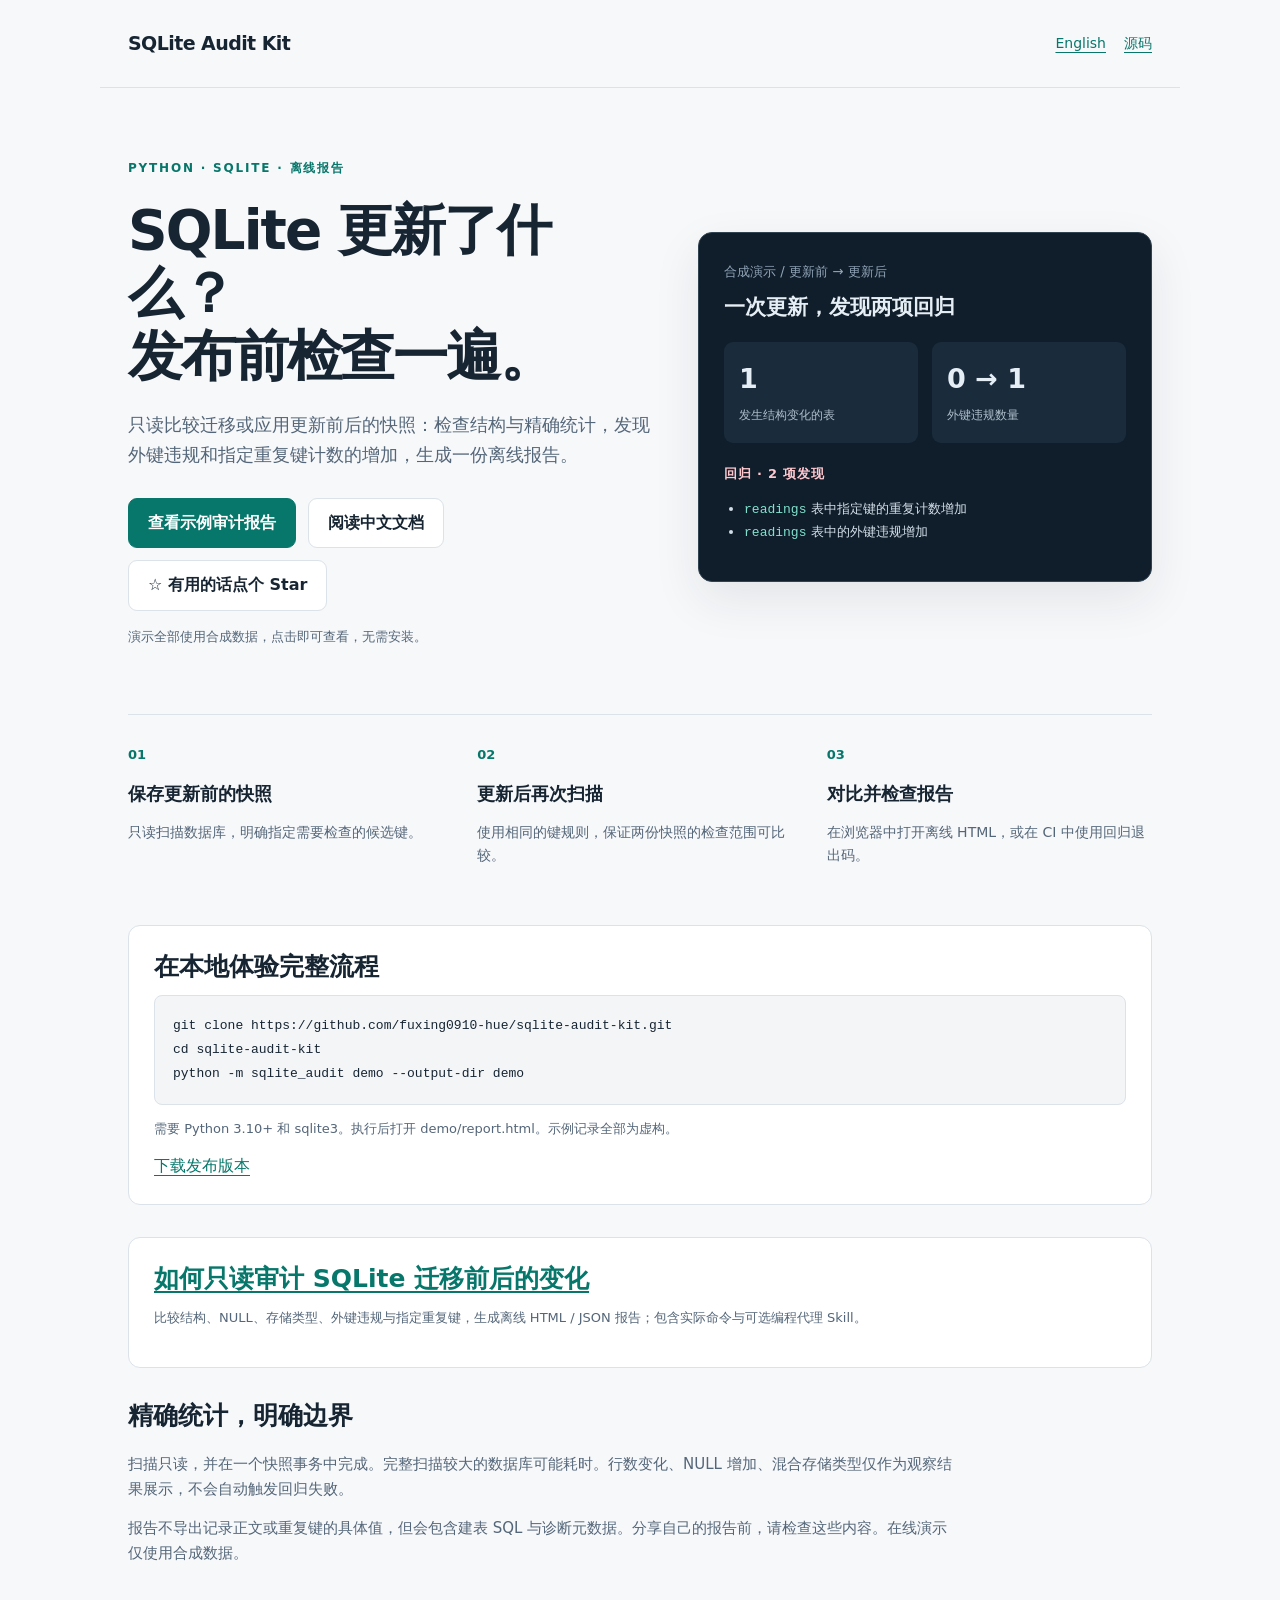
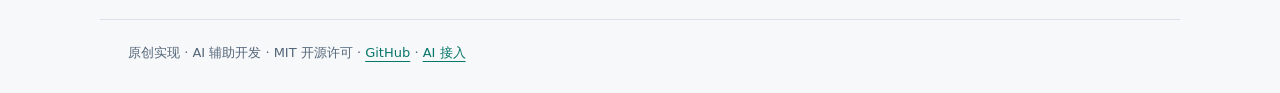
<file: site/zh.html>
<!doctype html>
<html lang="zh-CN"><head><meta charset="utf-8"><meta name="viewport" content="width=device-width,initial-scale=1">
<meta http-equiv="Content-Security-Policy" content="default-src 'none'; style-src 'unsafe-inline'; img-src 'self'; base-uri 'none'; form-action 'none'">
<title>SQLite Audit Kit — SQLite 数据库迁移对比与只读审计工具</title><meta name="description" content="只读比较 SQLite 更新前后的结构、行数、NULL、存储类型、外键违规与指定重复键，生成离线 HTML 报告。Python 标准库实现，无第三方运行依赖。">
<link rel="canonical" href="https://fuxing0910-hue.github.io/sqlite-audit-kit/zh.html"><link rel="alternate" hreflang="en" href="https://fuxing0910-hue.github.io/sqlite-audit-kit/"><link rel="alternate" hreflang="zh-CN" href="https://fuxing0910-hue.github.io/sqlite-audit-kit/zh.html"><link rel="alternate" hreflang="x-default" href="https://fuxing0910-hue.github.io/sqlite-audit-kit/">
<meta property="og:type" content="website"><meta property="og:title" content="SQLite Audit Kit — SQLite 数据库迁移对比与只读审计工具"><meta property="og:description" content="只读比较 SQLite 更新前后的结构、行数、NULL、存储类型、外键违规与指定重复键，生成离线 HTML 报告。Python 标准库实现，无第三方运行依赖。"><meta property="og:url" content="https://fuxing0910-hue.github.io/sqlite-audit-kit/zh.html">
<style>
:root{color-scheme:light;--bg:#f7f8fa;--ink:#172533;--muted:#546679;--line:#dbe2e9;--accent:#08776b}
*{box-sizing:border-box}body{margin:0;background:var(--bg);color:var(--ink);font:16px/1.65 system-ui,-apple-system,"Segoe UI",sans-serif}a{color:var(--accent);text-underline-offset:4px}a:focus-visible{outline:3px solid #b17b13;outline-offset:5px}header,main,footer{max-width:1080px;margin:auto;padding:0 28px}header{display:flex;justify-content:space-between;align-items:center;gap:20px;padding-top:28px;padding-bottom:28px;border-bottom:1px solid var(--line)}.brand{font-weight:800;font-size:19px;letter-spacing:-.03em;color:var(--ink);text-decoration:none}nav{display:flex;gap:18px;flex-wrap:wrap;font-size:14px}.hero{display:grid;grid-template-columns:1.15fr 1fr;gap:48px;align-items:center;padding:66px 0 54px}.eyebrow{color:var(--accent);font:700 12px/1.5 system-ui;letter-spacing:.15em;text-transform:uppercase}h1{font-size:clamp(34px,4.3vw,55px);line-height:1.15;letter-spacing:-.035em;margin:18px 0 22px}h2{font-size:25px;line-height:1.25}h3{font-size:18px;line-height:1.4;margin:14px 0 7px}.lede{color:var(--muted);font-size:18px}.actions{display:flex;flex-wrap:wrap;gap:12px;margin:28px 0 15px}.button{display:inline-block;padding:11px 19px;border:1px solid var(--line);border-radius:9px;text-decoration:none;font-weight:700;background:white;color:var(--ink)}.button.primary{background:var(--accent);border-color:var(--accent);color:white}.note{font-size:13px;color:var(--muted)}.report{border:1px solid #304351;border-radius:14px;background:#101d2a;color:#e6eef5;padding:25px;box-shadow:0 18px 48px #17253316}.report small{color:#91a5b8}.report h2{font-size:21px;margin:9px 0 22px}.metrics{display:grid;grid-template-columns:1fr 1fr;gap:14px}.metric{padding:15px;background:#1a2b3b;border-radius:9px}.metric strong{display:block;font-size:27px}.metric span{font-size:12px;color:#afbecb}.regression{margin:20px 0 14px;color:#ffc8cf;font-size:13px;font-weight:700;letter-spacing:.06em}.report ul{padding-left:20px;font-size:13px;color:#d2dfe9}.report code{color:#80e2cf}.steps{display:grid;grid-template-columns:repeat(3,1fr);gap:24px;padding:26px 0 38px;border-top:1px solid var(--line)}.step .number{color:var(--accent);font-weight:800;font-size:13px}.step p{color:var(--muted);font-size:14px}.quick{border:1px solid var(--line);border-radius:12px;background:white;padding:25px;margin:6px 0 32px}.quick h2{margin:0 0 13px}pre{white-space:pre-wrap;overflow-wrap:anywhere;font:13px/1.85 ui-monospace,Consolas,monospace;background:#f3f5f7;border:1px solid var(--line);padding:18px;border-radius:8px}code{font-family:ui-monospace,Consolas,monospace}.scope{max-width:830px;padding:0 0 38px}.scope p{color:var(--muted);font-size:15px}footer{padding-top:22px;padding-bottom:30px;border-top:1px solid var(--line);font-size:13px;color:var(--muted)}@media(max-width:760px){header,main,footer{padding-left:20px;padding-right:20px}.hero{grid-template-columns:1fr;gap:30px;padding:38px 0}.steps{grid-template-columns:1fr;gap:10px}.report{padding:21px}nav{gap:12px}header{align-items:flex-start}.brand{font-size:17px}}
</style></head><body><header><a class="brand" href="index.html">SQLite Audit Kit</a><nav aria-label="项目导航"><a href="index.html" lang="en">English</a><a href="https://github.com/fuxing0910-hue/sqlite-audit-kit">源码</a></nav></header>
<main><section class="hero"><div><span class="eyebrow">Python · SQLite · 离线报告</span><h1>SQLite 更新了什么？<br>发布前检查一遍。</h1><p class="lede">只读比较迁移或应用更新前后的快照：检查结构与精确统计，发现外键违规和指定重复键计数的增加，生成一份离线报告。</p><div class="actions"><a class="button primary" href="demo.html">查看示例审计报告</a><a class="button" href="https://github.com/fuxing0910-hue/sqlite-audit-kit/blob/main/README.zh-CN.md">阅读中文文档</a><a class="button" href="https://github.com/fuxing0910-hue/sqlite-audit-kit">☆ 有用的话点个 Star</a></div><p class="note">演示全部使用合成数据，点击即可查看，无需安装。</p></div>
<aside class="report" aria-label="演示摘要"><small>合成演示 / 更新前 → 更新后</small><h2>一次更新，发现两项回归</h2><div class="metrics"><div class="metric"><strong>1</strong><span>发生结构变化的表</span></div><div class="metric"><strong>0 → 1</strong><span>外键违规数量</span></div></div><p class="regression">回归 · 2 项发现</p><ul><li><code>readings</code> 表中指定键的重复计数增加</li><li><code>readings</code> 表中的外键违规增加</li></ul></aside></section>
<section class="steps" aria-label="使用流程"><article class="step"><span class="number">01</span><h3>保存更新前的快照</h3><p>只读扫描数据库，明确指定需要检查的候选键。</p></article><article class="step"><span class="number">02</span><h3>更新后再次扫描</h3><p>使用相同的键规则，保证两份快照的检查范围可比较。</p></article><article class="step"><span class="number">03</span><h3>对比并检查报告</h3><p>在浏览器中打开离线 HTML，或在 CI 中使用回归退出码。</p></article></section>
<section class="quick"><h2>在本地体验完整流程</h2><pre><code>git clone https://github.com/fuxing0910-hue/sqlite-audit-kit.git
cd sqlite-audit-kit
python -m sqlite_audit demo --output-dir demo</code></pre><p class="note">需要 Python 3.10+ 和 sqlite3。执行后打开 demo/report.html。示例记录全部为虚构。</p><a href="https://github.com/fuxing0910-hue/sqlite-audit-kit/releases">下载发布版本</a></section>
<section class="quick"><h2><a href="sqlite-migration-audit.html#chinese">如何只读审计 SQLite 迁移前后的变化</a></h2><p class="note">比较结构、NULL、存储类型、外键违规与指定重复键，生成离线 HTML / JSON 报告；包含实际命令与可选编程代理 Skill。</p></section>
<section class="scope"><h2>精确统计，明确边界</h2><p>扫描只读，并在一个快照事务中完成。完整扫描较大的数据库可能耗时。行数变化、NULL 增加、混合存储类型仅作为观察结果展示，不会自动触发回归失败。</p><p>报告不导出记录正文或重复键的具体值，但会包含建表 SQL 与诊断元数据。分享自己的报告前，请检查这些内容。在线演示仅使用合成数据。</p></section></main><footer>原创实现 · AI 辅助开发 · MIT 开源许可 · <a href="https://github.com/fuxing0910-hue/sqlite-audit-kit">GitHub</a> · <a href="https://github.com/fuxing0910-hue/sqlite-audit-kit/blob/main/docs/agents.md">AI 接入</a></footer></body></html>
</file>
<file: site/task-guide.css>
:root{color-scheme:light;--canvas:#f7f8fa;--paper:#fff;--ink:#172533;--muted:#546679;--accent:#08776b;--line:#dbe2e9;--soft:#e3f1ee}
*{box-sizing:border-box}html{scroll-behavior:smooth}body{margin:0;background:var(--canvas);color:var(--ink);font:16px/1.75 system-ui,-apple-system,"Segoe UI","PingFang SC","Microsoft YaHei",sans-serif}a{color:var(--accent);text-underline-offset:4px}a:focus-visible{outline:3px solid #79ad99;outline-offset:5px;border-radius:4px}.shell{max-width:1000px;padding:0 30px;margin:auto}.skip{position:absolute;top:-80px;left:20px;padding:10px;background:var(--paper)}.skip:focus{top:10px}header{display:flex;align-items:center;justify-content:space-between;gap:24px;padding:25px 0;border-bottom:1px solid var(--line)}.brand{font-size:20px;font-weight:750;text-decoration:none;letter-spacing:-.5px}nav{display:flex;gap:22px;flex-wrap:wrap;font-size:13px}.hero{padding:58px 0 40px}.eyebrow{font-size:12px;font-weight:750;letter-spacing:.09em;text-transform:uppercase;color:var(--accent)}h1{max-width:850px;font-size:clamp(32px,4.6vw,50px);line-height:1.15;letter-spacing:-1.4px;margin:18px 0 24px}h2{font-size:25px;line-height:1.35;letter-spacing:-.5px;margin:0 0 18px}h3{font-size:18px;line-height:1.45;margin:0 0 10px}p{margin:0 0 17px}.lede{max-width:830px;font-size:18px;color:var(--muted)}.actions{display:flex;gap:12px;flex-wrap:wrap;margin:27px 0 17px}.button{display:inline-flex;align-items:center;justify-content:center;padding:11px 18px;min-height:46px;border:1px solid var(--line);border-radius:9px;background:var(--paper);text-decoration:none;font-size:14px;font-weight:700}.button.primary{background:var(--accent);border-color:var(--accent);color:white}.meta,.note{color:var(--muted);font-size:13px}.facts{display:grid;grid-template-columns:repeat(3,minmax(0,1fr));gap:20px;margin:0 0 40px}.fact{background:var(--paper);border:1px solid var(--line);border-radius:11px;padding:22px}.fact p{color:var(--muted);font-size:14px;margin:0}.section{padding:34px 0;border-top:1px solid var(--line)}.section>p{max-width:840px}.section ul{padding-left:22px}pre{margin:17px 0 20px;padding:20px;border:1px solid var(--line);border-radius:10px;background:var(--paper);font:13px/1.8 ui-monospace,SFMono-Regular,Consolas,monospace;white-space:pre-wrap;overflow-wrap:anywhere}code{font-family:ui-monospace,SFMono-Regular,Consolas,monospace;font-size:.9em}.callout{margin:22px 0;padding:19px 22px;background:var(--soft);border-left:3px solid var(--accent);border-radius:0 8px 8px 0}.callout p:last-child{margin:0}.faq{margin:25px 0;padding:0 0 23px;border-bottom:1px solid var(--line)}.faq:last-child{border:0;padding-bottom:0}.faq p{color:var(--muted);max-width:840px;margin-bottom:0}.chinese{background:var(--paper);border:1px solid var(--line);border-radius:12px;padding:28px;margin:12px 0 35px}.chinese h2{font-size:25px}.chinese h3{margin-top:24px}.chinese pre{background:var(--canvas)}footer{border-top:1px solid var(--line);display:flex;gap:20px;justify-content:space-between;flex-wrap:wrap;padding:25px 0 32px;color:var(--muted);font-size:12px}footer div{display:flex;gap:18px;flex-wrap:wrap}@media(max-width:680px){.shell{padding:0 20px}header{align-items:flex-start;gap:18px}nav{gap:13px;justify-content:flex-end}.hero{padding-top:37px}h1{letter-spacing:-.8px}.lede{font-size:16px}.facts{grid-template-columns:1fr;gap:12px}.fact{padding:19px}.section{padding:27px 0}.chinese{padding:21px}pre{padding:16px;font-size:12px}}@media(prefers-reduced-motion:reduce){html{scroll-behavior:auto}}
</file>
